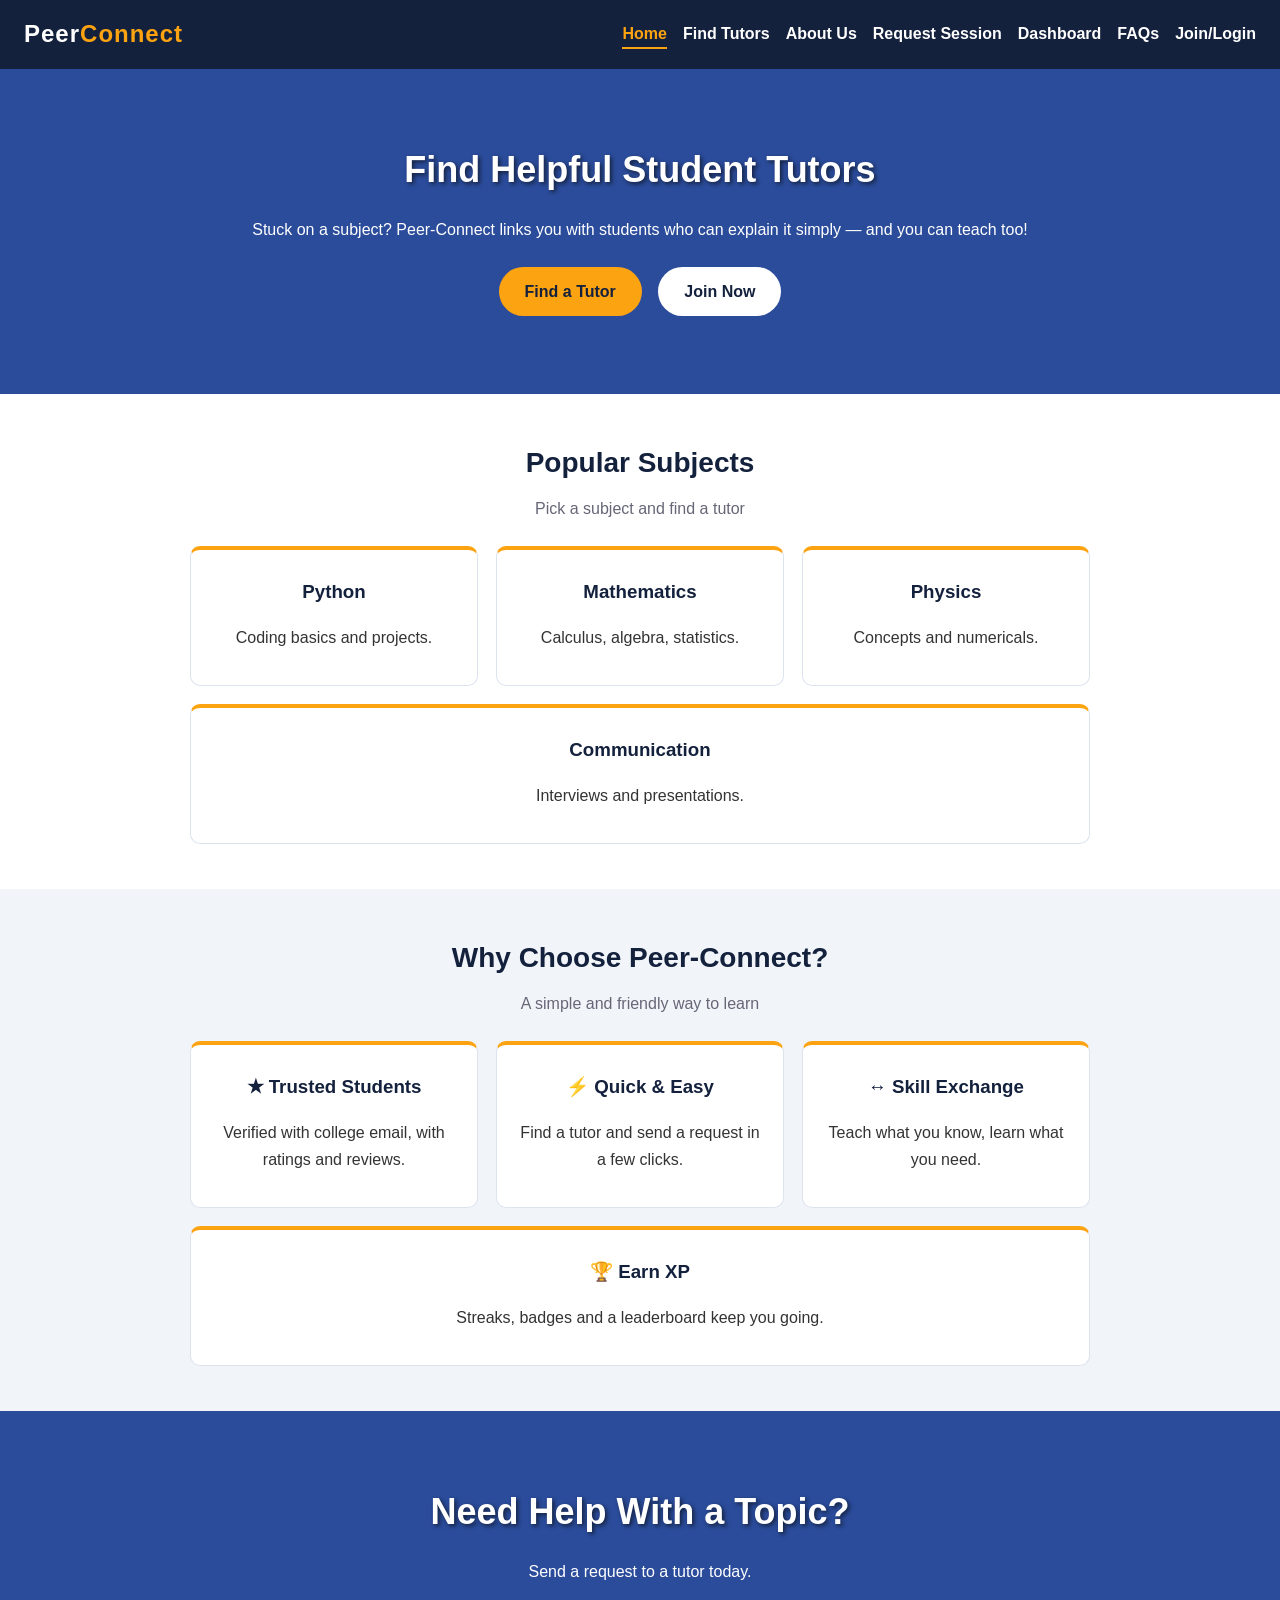
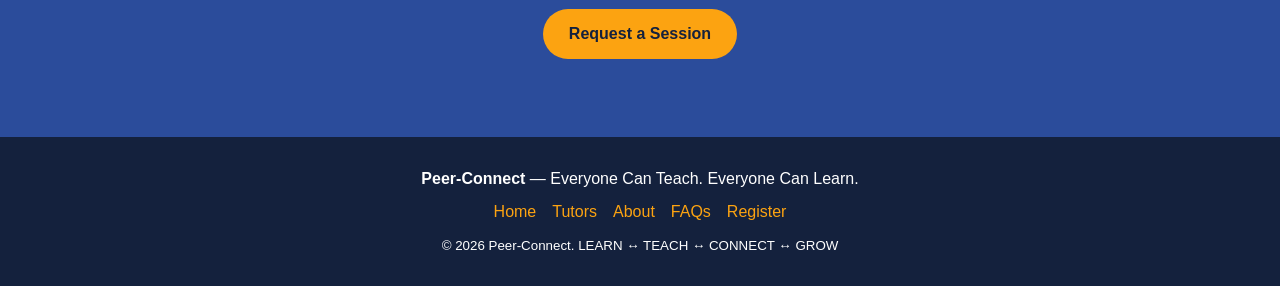
<file: index.html>
<!DOCTYPE html>
<html lang="en">
<head>
<meta charset="UTF-8">
<meta name="viewport" content="width=device-width, initial-scale=1">
<title>Home | Peer-Connect</title>
<link rel="stylesheet" href="style.css">
</head>
<body>
<!-- HEADER: same menu on every page so all pages link to each other -->
<header>
<a class="logo" href="index.html">Peer<span>Connect</span></a>
<nav>
<a class="active" href="index.html">Home</a>
<a href="tutors.html">Find Tutors</a>
<a href="about.html">About Us</a>
<a href="book.html">Request Session</a>
<a href="dashboard.html">Dashboard</a>
<a href="faqs.html">FAQs</a>
<a href="register.html">Join/Login</a>
</nav>
</header>
<section class="hero">
<h1>Find Helpful Student Tutors</h1>
<p>Stuck on a subject? Peer-Connect links you with students who can explain it simply &mdash; and you can teach too!</p>
<a class="btn" href="tutors.html">Find a Tutor</a>
<a class="btn btn-light" href="register.html">Join Now</a>
</section>
<section>
<div class="wrap">
<h2>Popular Subjects</h2>
<p class="sub">Pick a subject and find a tutor</p>
<div class="row">
<div class="card"><h3>Python</h3><p>Coding basics and projects.</p></div>
<div class="card"><h3>Mathematics</h3><p>Calculus, algebra, statistics.</p></div>
<div class="card"><h3>Physics</h3><p>Concepts and numericals.</p></div>
<div class="card"><h3>Communication</h3><p>Interviews and presentations.</p></div>
</div>
</div>
</section>
<section class="grey">
<div class="wrap">
<h2>Why Choose Peer-Connect?</h2>
<p class="sub">A simple and friendly way to learn</p>
<div class="row">
<div class="card"><h3>&#9733; Trusted Students</h3><p>Verified with college email, with ratings and reviews.</p></div>
<div class="card"><h3>&#9889; Quick &amp; Easy</h3><p>Find a tutor and send a request in a few clicks.</p></div>
<div class="card"><h3>&harr; Skill Exchange</h3><p>Teach what you know, learn what you need.</p></div>
<div class="card"><h3>&#127942; Earn XP</h3><p>Streaks, badges and a leaderboard keep you going.</p></div>
</div>
</div>
</section>
<section class="hero">
<h1>Need Help With a Topic?</h1>
<p>Send a request to a tutor today.</p>
<a class="btn" href="book.html">Request a Session</a>
</section>
<footer>
<p><b>Peer-Connect</b> &mdash; Everyone Can Teach. Everyone Can Learn.</p>
<p><a href="index.html">Home</a><a href="tutors.html">Tutors</a><a href="about.html">About</a><a href="faqs.html">FAQs</a><a href="register.html">Register</a></p>
<p><small>&copy; 2026 Peer-Connect. LEARN &harr; TEACH &harr; CONNECT &harr; GROW</small></p>
</footer>
</body></html>
</file>
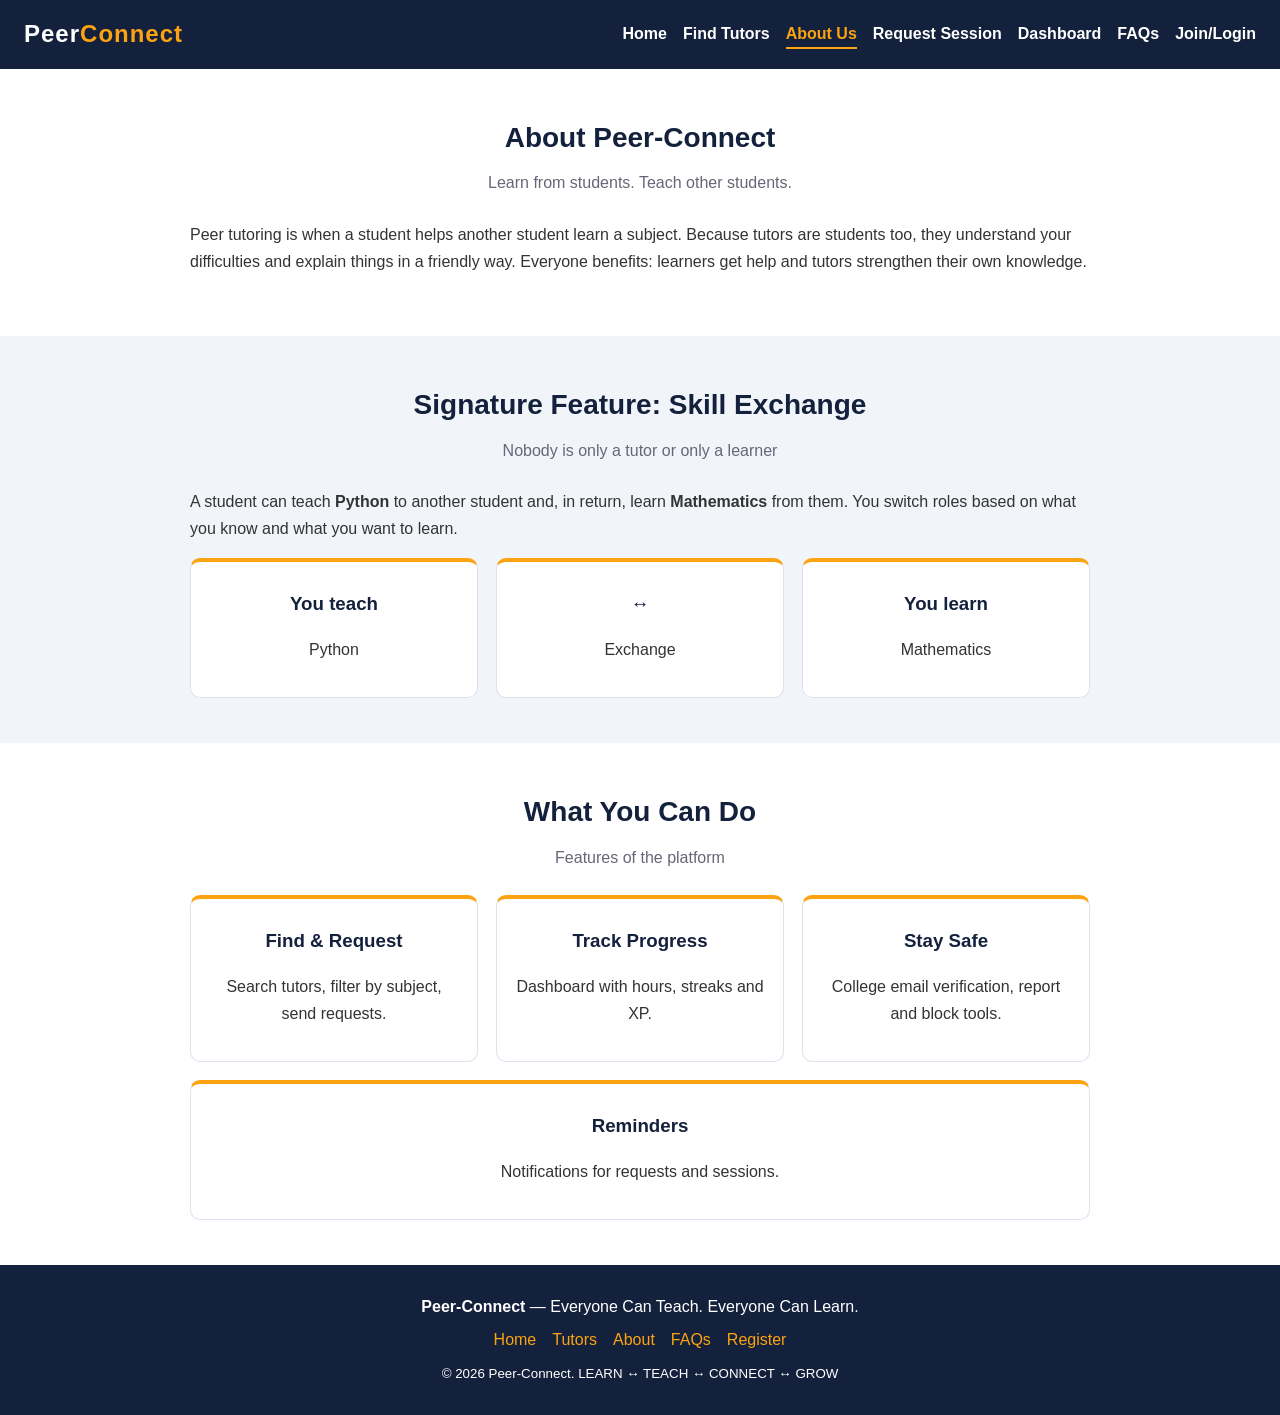
<file: about.html>
<!DOCTYPE html>
<html lang="en">
<head>
<meta charset="UTF-8">
<meta name="viewport" content="width=device-width, initial-scale=1">
<title>About Us | Peer-Connect</title>
<link rel="stylesheet" href="style.css">
</head>
<body>
<!-- HEADER: same menu on every page so all pages link to each other -->
<header>
<a class="logo" href="index.html">Peer<span>Connect</span></a>
<nav>
<a href="index.html">Home</a>
<a href="tutors.html">Find Tutors</a>
<a class="active" href="about.html">About Us</a>
<a href="book.html">Request Session</a>
<a href="dashboard.html">Dashboard</a>
<a href="faqs.html">FAQs</a>
<a href="register.html">Join/Login</a>
</nav>
</header>
<section>
<div class="wrap">
<h2>About Peer-Connect</h2>
<p class="sub">Learn from students. Teach other students.</p>
<p>Peer tutoring is when a student helps another student learn a subject. Because tutors are students too, they understand your difficulties and explain things in a friendly way. Everyone benefits: learners get help and tutors strengthen their own knowledge.</p>
</div>
</section>
<section class="grey">
<div class="wrap">
<h2>Signature Feature: Skill Exchange</h2>
<p class="sub">Nobody is only a tutor or only a learner</p>
<p>A student can teach <b>Python</b> to another student and, in return, learn <b>Mathematics</b> from them. You switch roles based on what you know and what you want to learn.</p>
<div class="row">
<div class="card"><h3>You teach</h3><p>Python</p></div>
<div class="card"><h3>&harr;</h3><p>Exchange</p></div>
<div class="card"><h3>You learn</h3><p>Mathematics</p></div>
</div>
</div>
</section>
<section>
<div class="wrap">
<h2>What You Can Do</h2>
<p class="sub">Features of the platform</p>
<div class="row">
<div class="card"><h3>Find &amp; Request</h3><p>Search tutors, filter by subject, send requests.</p></div>
<div class="card"><h3>Track Progress</h3><p>Dashboard with hours, streaks and XP.</p></div>
<div class="card"><h3>Stay Safe</h3><p>College email verification, report and block tools.</p></div>
<div class="card"><h3>Reminders</h3><p>Notifications for requests and sessions.</p></div>
</div>
</div>
</section>
<footer>
<p><b>Peer-Connect</b> &mdash; Everyone Can Teach. Everyone Can Learn.</p>
<p><a href="index.html">Home</a><a href="tutors.html">Tutors</a><a href="about.html">About</a><a href="faqs.html">FAQs</a><a href="register.html">Register</a></p>
<p><small>&copy; 2026 Peer-Connect. LEARN &harr; TEACH &harr; CONNECT &harr; GROW</small></p>
</footer>
</body></html>
</file>
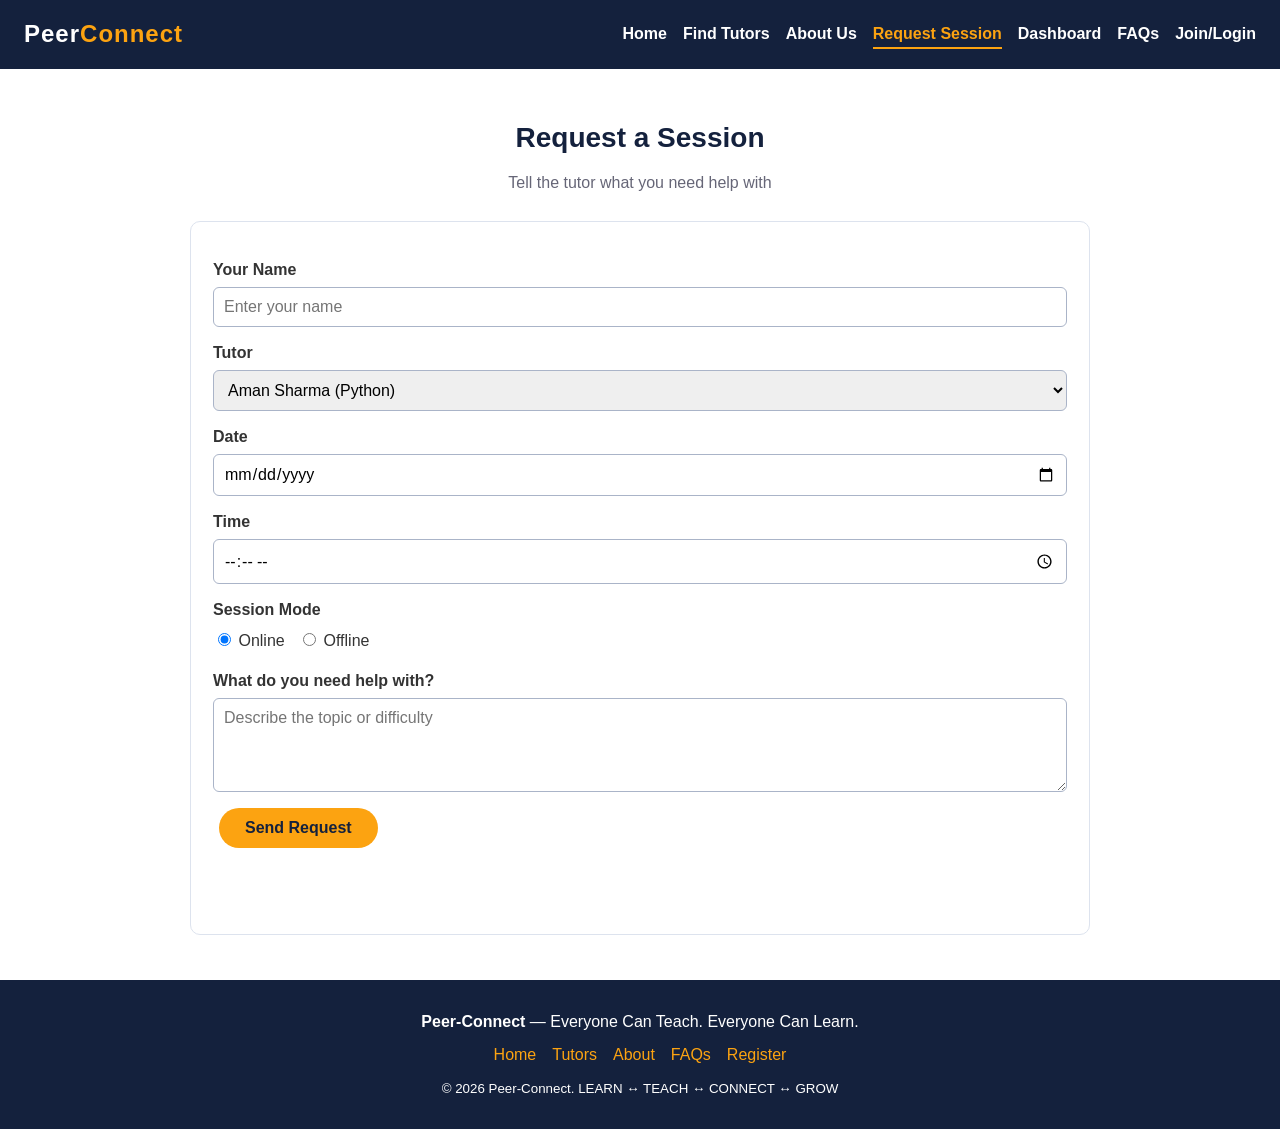
<file: book.html>
<!DOCTYPE html>
<html lang="en">
<head>
<meta charset="UTF-8">
<meta name="viewport" content="width=device-width, initial-scale=1">
<title>Request Session | Peer-Connect</title>
<link rel="stylesheet" href="style.css">
</head>
<body>
<!-- HEADER: same menu on every page so all pages link to each other -->
<header>
<a class="logo" href="index.html">Peer<span>Connect</span></a>
<nav>
<a href="index.html">Home</a>
<a href="tutors.html">Find Tutors</a>
<a href="about.html">About Us</a>
<a class="active" href="book.html">Request Session</a>
<a href="dashboard.html">Dashboard</a>
<a href="faqs.html">FAQs</a>
<a href="register.html">Join/Login</a>
</nav>
</header>
<section>
<div class="wrap">
<h2>Request a Session</h2>
<p class="sub">Tell the tutor what you need help with</p>
<form>
<label for="bName">Your Name</label>
<input type="text" id="bName" placeholder="Enter your name">
<label for="bTutor">Tutor</label>
<select id="bTutor"><option>Aman Sharma (Python)</option><option>Simran Kaur (Mathematics)</option><option>Neha Verma (Physics)</option><option>Rohit Singh (Python)</option><option>Karan Gill (Mathematics)</option><option>Pooja Mehra (Communication)</option></select>
<label for="bDate">Date</label>
<input type="date" id="bDate">
<label for="bTime">Time</label>
<input type="time" id="bTime">
<label>Session Mode</label>
<div><input type="radio" name="mode" id="online" checked> Online &nbsp; <input type="radio" name="mode" id="offline"> Offline</div>
<label for="bText">What do you need help with?</label>
<textarea id="bText" rows="4" placeholder="Describe the topic or difficulty"></textarea>
<button type="button" onclick="submitBooking()">Send Request</button>
<p class="msg" id="bookMsg"></p>
</form>
</div>
</section>
<footer>
<p><b>Peer-Connect</b> &mdash; Everyone Can Teach. Everyone Can Learn.</p>
<p><a href="index.html">Home</a><a href="tutors.html">Tutors</a><a href="about.html">About</a><a href="faqs.html">FAQs</a><a href="register.html">Register</a></p>
<p><small>&copy; 2026 Peer-Connect. LEARN &harr; TEACH &harr; CONNECT &harr; GROW</small></p>
</footer>
<script src="script.js"></script>
</body></html>
</file>
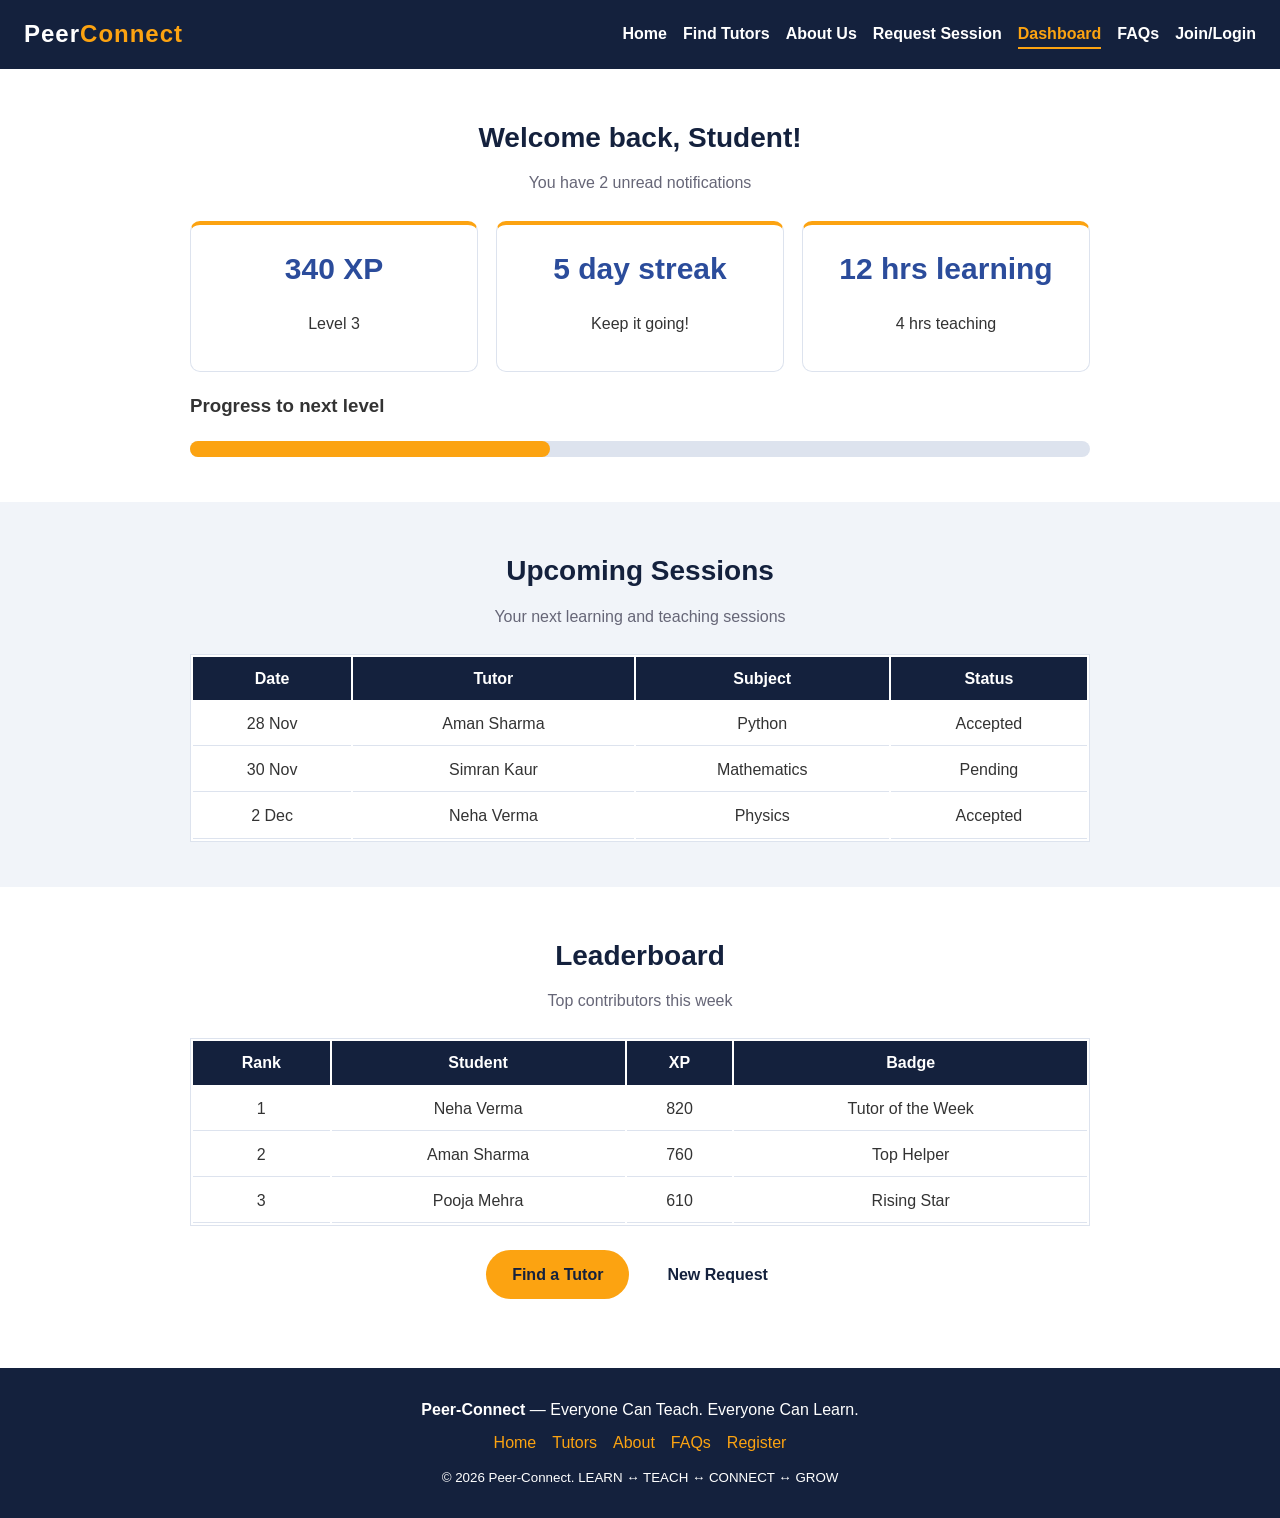
<file: dashboard.html>
<!DOCTYPE html>
<html lang="en">
<head>
<meta charset="UTF-8">
<meta name="viewport" content="width=device-width, initial-scale=1">
<title>Dashboard | Peer-Connect</title>
<link rel="stylesheet" href="style.css">
</head>
<body>
<!-- HEADER: same menu on every page so all pages link to each other -->
<header>
<a class="logo" href="index.html">Peer<span>Connect</span></a>
<nav>
<a href="index.html">Home</a>
<a href="tutors.html">Find Tutors</a>
<a href="about.html">About Us</a>
<a href="book.html">Request Session</a>
<a class="active" href="dashboard.html">Dashboard</a>
<a href="faqs.html">FAQs</a>
<a href="register.html">Join/Login</a>
</nav>
</header>
<section>
<div class="wrap">
<h2 id="welcome">Welcome back!</h2>
<p class="sub" id="unread"></p>
<div class="row">
<div class="card"><p class="big" id="xp">0 XP</p><p id="level"></p></div>
<div class="card"><p class="big" id="streak">0</p><p>Keep it going!</p></div>
<div class="card"><p class="big" id="learn">0</p><p id="teach"></p></div>
</div>
<h3>Progress to next level</h3>
<div class="bar"><div class="fill" id="xpFill"></div></div>
</div>
</section>
<section class="grey">
<div class="wrap">
<h2>Upcoming Sessions</h2>
<p class="sub">Your next learning and teaching sessions</p>
<table>
<tr><th>Date</th><th>Tutor</th><th>Subject</th><th>Status</th></tr>
<tr><td>28 Nov</td><td>Aman Sharma</td><td>Python</td><td>Accepted</td></tr>
<tr><td>30 Nov</td><td>Simran Kaur</td><td>Mathematics</td><td>Pending</td></tr>
<tr><td>2 Dec</td><td>Neha Verma</td><td>Physics</td><td>Accepted</td></tr>
</table>
</div>
</section>
<section>
<div class="wrap">
<h2>Leaderboard</h2>
<p class="sub">Top contributors this week</p>
<table>
<tr><th>Rank</th><th>Student</th><th>XP</th><th>Badge</th></tr>
<tr><td>1</td><td>Neha Verma</td><td>820</td><td>Tutor of the Week</td></tr>
<tr><td>2</td><td>Aman Sharma</td><td>760</td><td>Top Helper</td></tr>
<tr><td>3</td><td>Pooja Mehra</td><td>610</td><td>Rising Star</td></tr>
</table>
<p style="text-align:center"><a class="btn" href="tutors.html">Find a Tutor</a><a class="btn btn-light" href="book.html">New Request</a></p>
</div>
</section>
<script src="script.js"></script>
<script>showDashboard();</script>
<footer>
<p><b>Peer-Connect</b> &mdash; Everyone Can Teach. Everyone Can Learn.</p>
<p><a href="index.html">Home</a><a href="tutors.html">Tutors</a><a href="about.html">About</a><a href="faqs.html">FAQs</a><a href="register.html">Register</a></p>
<p><small>&copy; 2026 Peer-Connect. LEARN &harr; TEACH &harr; CONNECT &harr; GROW</small></p>
</footer>
</body></html>
</file>
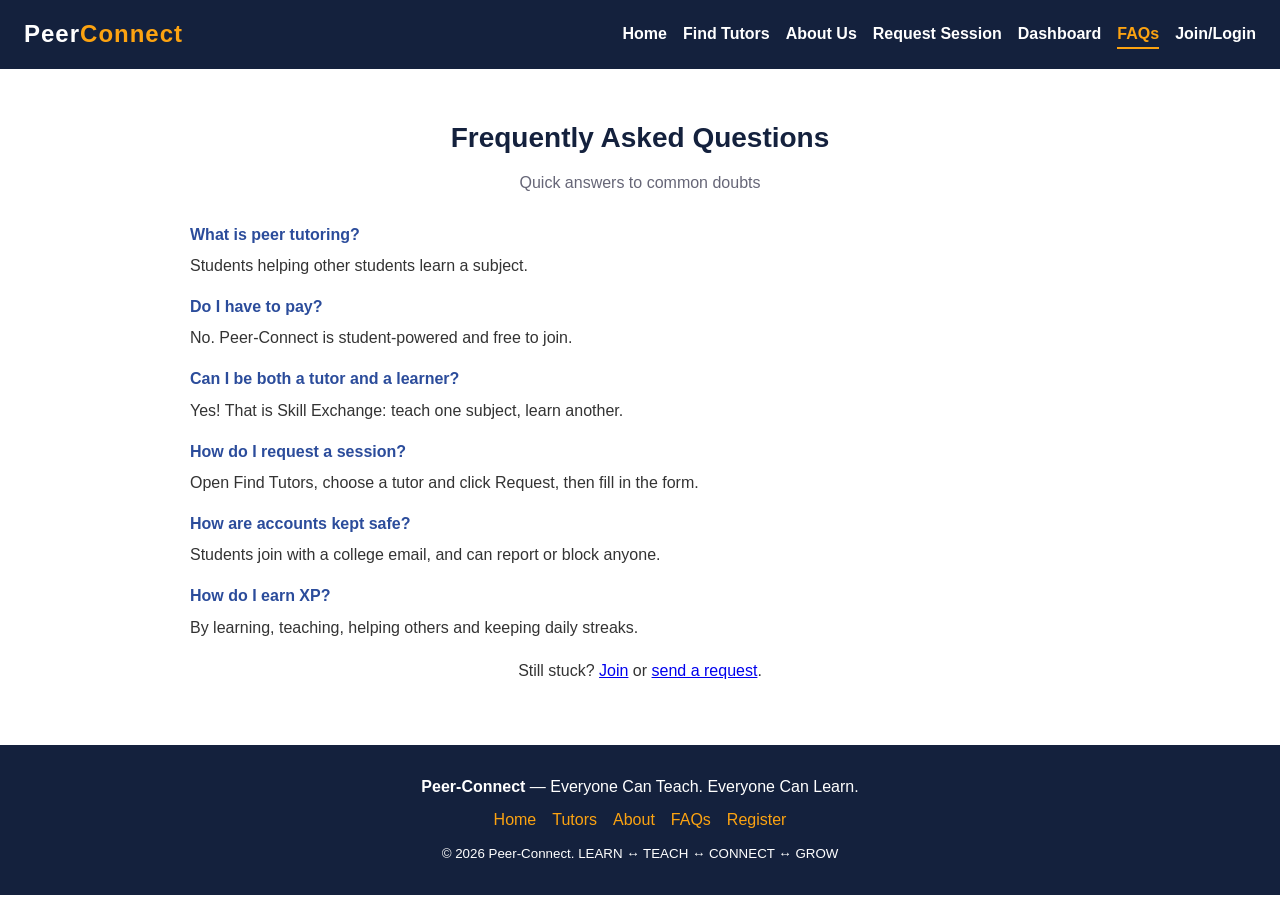
<file: faqs.html>
<!DOCTYPE html>
<html lang="en">
<head>
<meta charset="UTF-8">
<meta name="viewport" content="width=device-width, initial-scale=1">
<title>FAQs | Peer-Connect</title>
<link rel="stylesheet" href="style.css">
</head>
<body>
<!-- HEADER: same menu on every page so all pages link to each other -->
<header>
<a class="logo" href="index.html">Peer<span>Connect</span></a>
<nav>
<a href="index.html">Home</a>
<a href="tutors.html">Find Tutors</a>
<a href="about.html">About Us</a>
<a href="book.html">Request Session</a>
<a href="dashboard.html">Dashboard</a>
<a class="active" href="faqs.html">FAQs</a>
<a href="register.html">Join/Login</a>
</nav>
</header>
<section>
<div class="wrap">
<h2>Frequently Asked Questions</h2>
<p class="sub">Quick answers to common doubts</p>
<dl>
<dt>What is peer tutoring?</dt><dd>Students helping other students learn a subject.</dd>
<dt>Do I have to pay?</dt><dd>No. Peer-Connect is student-powered and free to join.</dd>
<dt>Can I be both a tutor and a learner?</dt><dd>Yes! That is Skill Exchange: teach one subject, learn another.</dd>
<dt>How do I request a session?</dt><dd>Open Find Tutors, choose a tutor and click Request, then fill in the form.</dd>
<dt>How are accounts kept safe?</dt><dd>Students join with a college email, and can report or block anyone.</dd>
<dt>How do I earn XP?</dt><dd>By learning, teaching, helping others and keeping daily streaks.</dd>
</dl>
<p style="text-align:center">Still stuck? <a href="register.html">Join</a> or <a href="book.html">send a request</a>.</p>
</div>
</section>
<footer>
<p><b>Peer-Connect</b> &mdash; Everyone Can Teach. Everyone Can Learn.</p>
<p><a href="index.html">Home</a><a href="tutors.html">Tutors</a><a href="about.html">About</a><a href="faqs.html">FAQs</a><a href="register.html">Register</a></p>
<p><small>&copy; 2026 Peer-Connect. LEARN &harr; TEACH &harr; CONNECT &harr; GROW</small></p>
</footer>
</body></html>
</file>
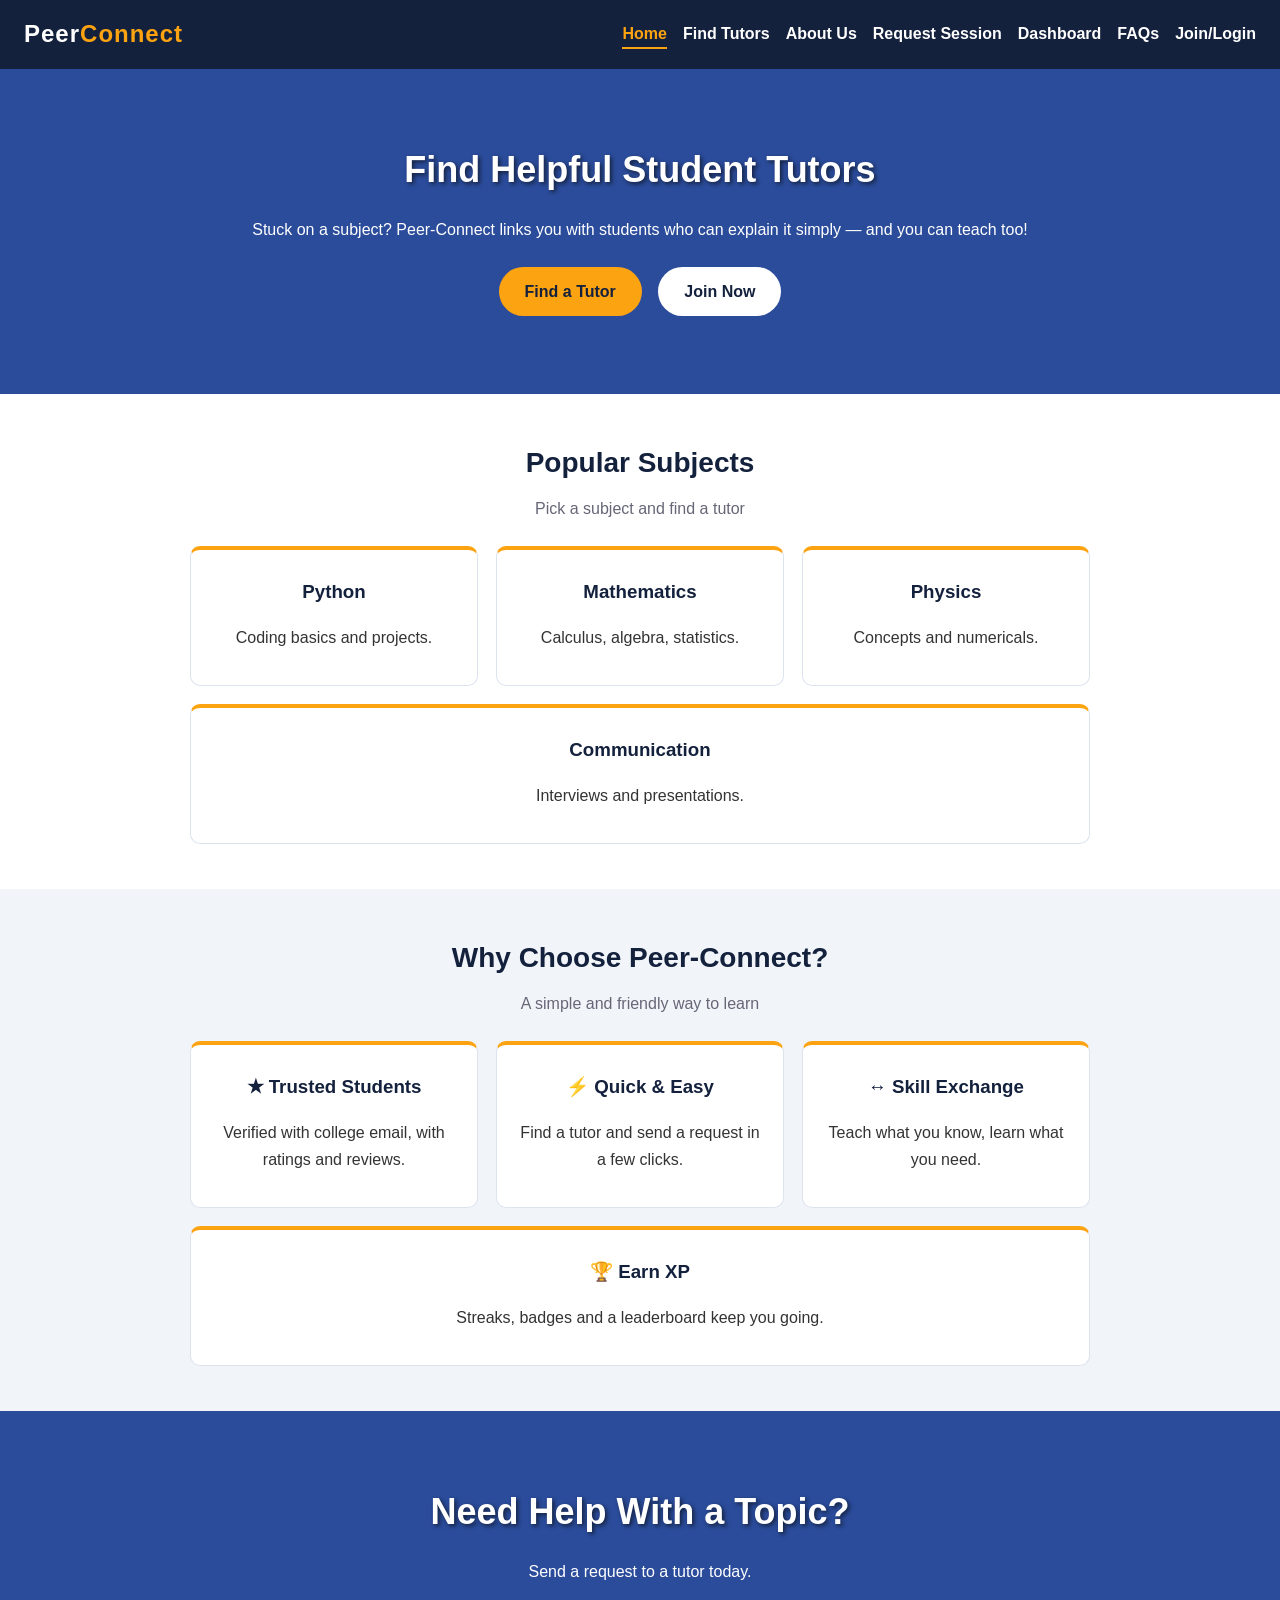
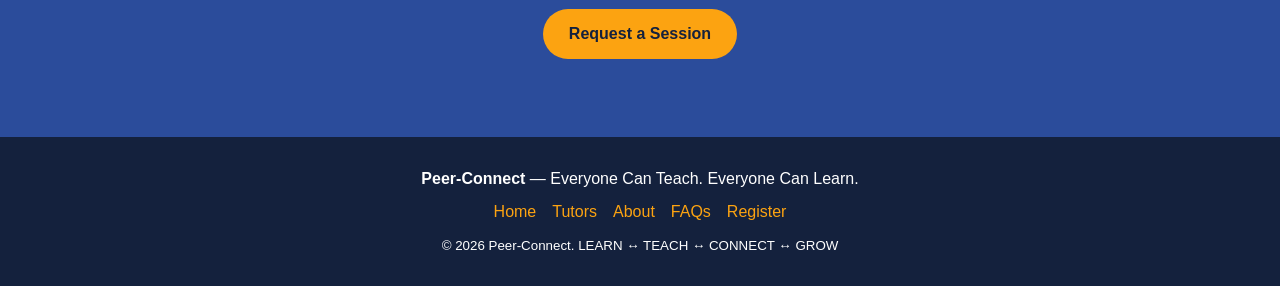
<file: index (1).html>
<!DOCTYPE html>
<html lang="en">
<head>
<meta charset="UTF-8">
<meta name="viewport" content="width=device-width, initial-scale=1">
<title>Home | Peer-Connect</title>
<link rel="stylesheet" href="style (1).css">
</head>
<body>
<!-- HEADER: same menu on every page so all pages link to each other -->
<header>
<a class="logo" href="index (1).html">Peer<span>Connect</span></a>
<nav>
<a class="active" href="index (1).html">Home</a>
<a href="tutors.html">Find Tutors</a>
<a href="about.html">About Us</a>
<a href="book.html">Request Session</a>
<a href="dashboard.html">Dashboard</a>
<a href="faqs.html">FAQs</a>
<a href="register.html">Join/Login</a>
</nav>
</header>
<section class="hero">
<h1>Find Helpful Student Tutors</h1>
<p>Stuck on a subject? Peer-Connect links you with students who can explain it simply &mdash; and you can teach too!</p>
<a class="btn" href="tutors.html">Find a Tutor</a>
<a class="btn btn-light" href="register.html">Join Now</a>
</section>
<section>
<div class="wrap">
<h2>Popular Subjects</h2>
<p class="sub">Pick a subject and find a tutor</p>
<div class="row">
<div class="card"><h3>Python</h3><p>Coding basics and projects.</p></div>
<div class="card"><h3>Mathematics</h3><p>Calculus, algebra, statistics.</p></div>
<div class="card"><h3>Physics</h3><p>Concepts and numericals.</p></div>
<div class="card"><h3>Communication</h3><p>Interviews and presentations.</p></div>
</div>
</div>
</section>
<section class="grey">
<div class="wrap">
<h2>Why Choose Peer-Connect?</h2>
<p class="sub">A simple and friendly way to learn</p>
<div class="row">
<div class="card"><h3>&#9733; Trusted Students</h3><p>Verified with college email, with ratings and reviews.</p></div>
<div class="card"><h3>&#9889; Quick &amp; Easy</h3><p>Find a tutor and send a request in a few clicks.</p></div>
<div class="card"><h3>&harr; Skill Exchange</h3><p>Teach what you know, learn what you need.</p></div>
<div class="card"><h3>&#127942; Earn XP</h3><p>Streaks, badges and a leaderboard keep you going.</p></div>
</div>
</div>
</section>
<section class="hero">
<h1>Need Help With a Topic?</h1>
<p>Send a request to a tutor today.</p>
<a class="btn" href="book.html">Request a Session</a>
</section>
<footer>
<p><b>Peer-Connect</b> &mdash; Everyone Can Teach. Everyone Can Learn.</p>
<p><a href="index (1).html">Home</a><a href="tutors.html">Tutors</a><a href="about.html">About</a><a href="faqs.html">FAQs</a><a href="register.html">Register</a></p>
<p><small>&copy; 2026 Peer-Connect. LEARN &harr; TEACH &harr; CONNECT &harr; GROW</small></p>
</footer>
</body></html>
</file>
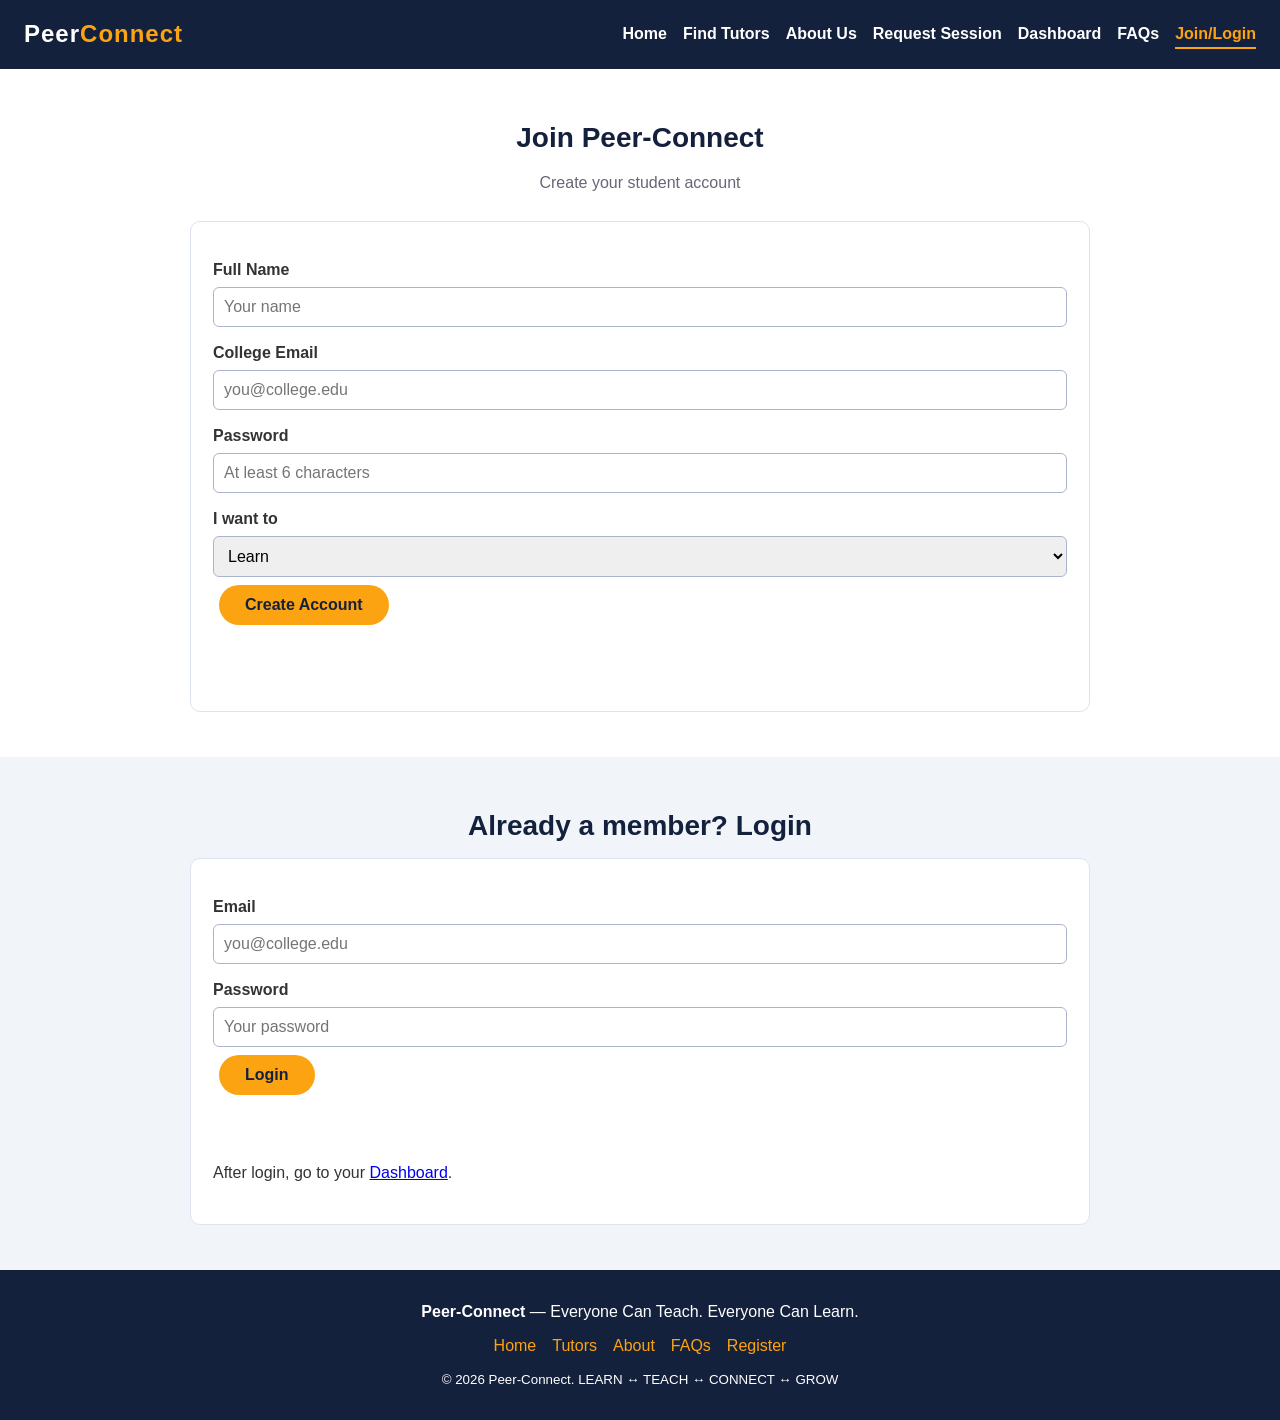
<file: register.html>
<!DOCTYPE html>
<html lang="en">
<head>
<meta charset="UTF-8">
<meta name="viewport" content="width=device-width, initial-scale=1">
<title>Join/Login | Peer-Connect</title>
<link rel="stylesheet" href="style.css">
</head>
<body>
<!-- HEADER: same menu on every page so all pages link to each other -->
<header>
<a class="logo" href="index.html">Peer<span>Connect</span></a>
<nav>
<a href="index.html">Home</a>
<a href="tutors.html">Find Tutors</a>
<a href="about.html">About Us</a>
<a href="book.html">Request Session</a>
<a href="dashboard.html">Dashboard</a>
<a href="faqs.html">FAQs</a>
<a class="active" href="register.html">Join/Login</a>
</nav>
</header>
<section>
<div class="wrap">
<h2>Join Peer-Connect</h2>
<p class="sub">Create your student account</p>
<form>
<label for="jName">Full Name</label>
<input type="text" id="jName" placeholder="Your name">
<label for="jEmail">College Email</label>
<input type="email" id="jEmail" placeholder="you@college.edu">
<label for="jPass">Password</label>
<input type="password" id="jPass" placeholder="At least 6 characters">
<label for="jRole">I want to</label>
<select id="jRole"><option>Learn</option><option>Teach</option><option>Both (Skill Exchange)</option></select>
<button type="button" onclick="doJoin()">Create Account</button>
<p class="msg" id="joinMsg"></p>
</form>
</div>
</section>
<section class="grey">
<div class="wrap">
<h2>Already a member? Login</h2>
<form>
<label for="lEmail">Email</label>
<input type="email" id="lEmail" placeholder="you@college.edu">
<label for="lPass">Password</label>
<input type="password" id="lPass" placeholder="Your password">
<button type="button" onclick="doLogin()">Login</button>
<p class="msg" id="loginMsg"></p>
<p>After login, go to your <a href="dashboard.html">Dashboard</a>.</p>
</form>
</div>
</section>
<script src="script.js"></script>
<footer>
<p><b>Peer-Connect</b> &mdash; Everyone Can Teach. Everyone Can Learn.</p>
<p><a href="index.html">Home</a><a href="tutors.html">Tutors</a><a href="about.html">About</a><a href="faqs.html">FAQs</a><a href="register.html">Register</a></p>
<p><small>&copy; 2026 Peer-Connect. LEARN &harr; TEACH &harr; CONNECT &harr; GROW</small></p>
</footer>
</body></html>
</file>
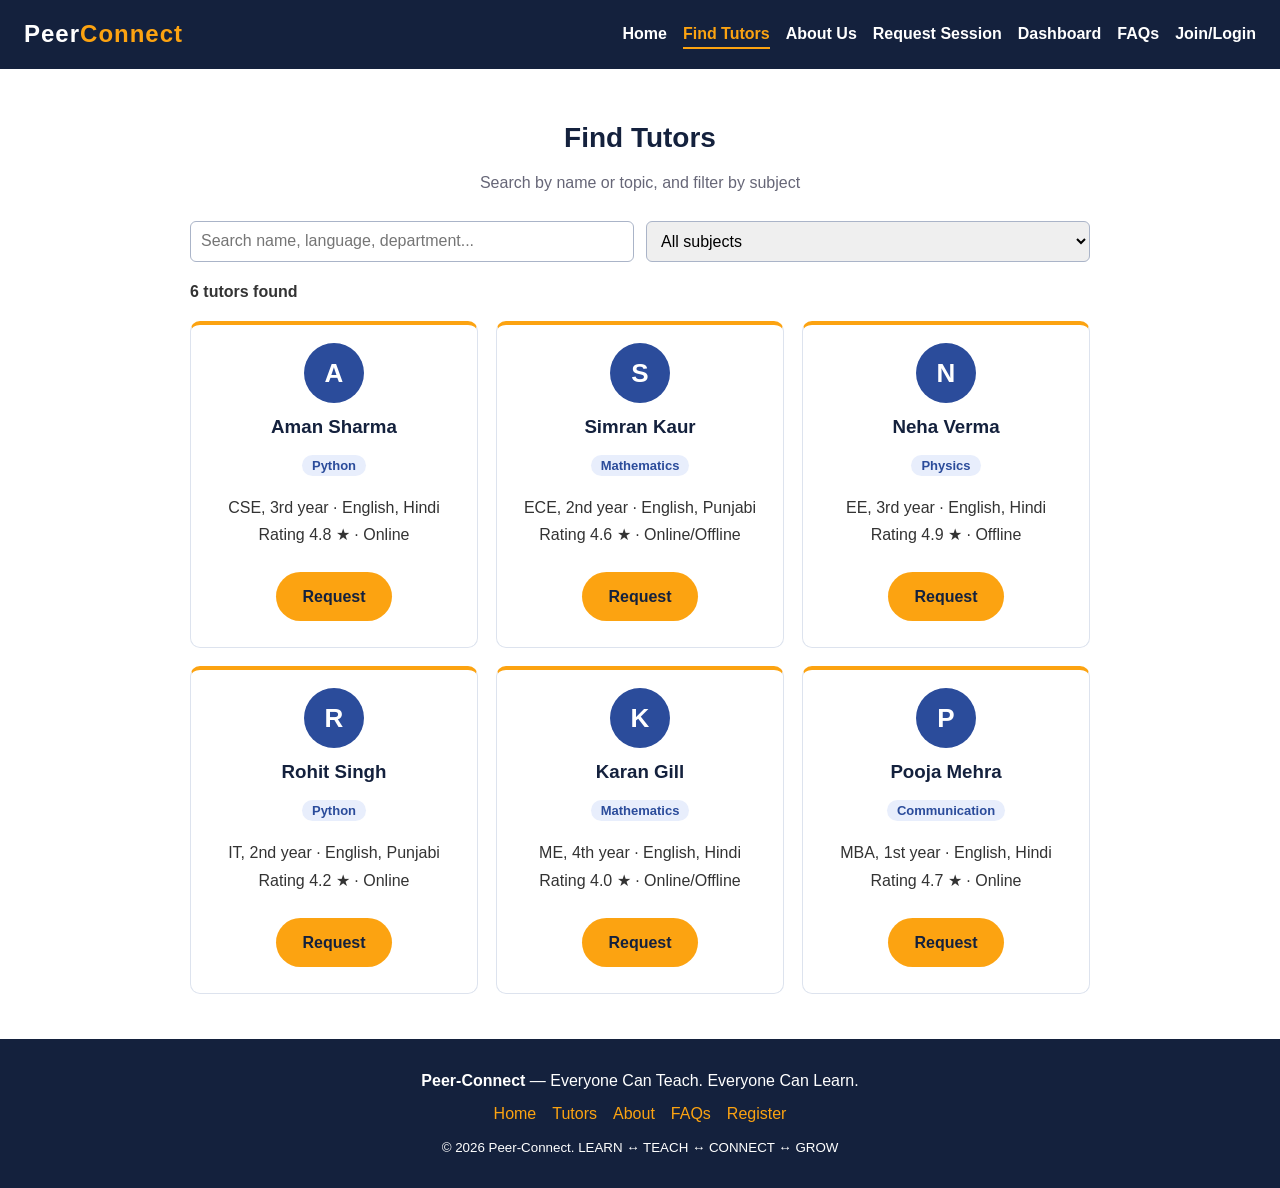
<file: tutors.html>
<!DOCTYPE html>
<html lang="en">
<head>
<meta charset="UTF-8">
<meta name="viewport" content="width=device-width, initial-scale=1">
<title>Find Tutors | Peer-Connect</title>
<link rel="stylesheet" href="style.css">
</head>
<body>
<!-- HEADER: same menu on every page so all pages link to each other -->
<header>
<a class="logo" href="index.html">Peer<span>Connect</span></a>
<nav>
<a href="index.html">Home</a>
<a class="active" href="tutors.html">Find Tutors</a>
<a href="about.html">About Us</a>
<a href="book.html">Request Session</a>
<a href="dashboard.html">Dashboard</a>
<a href="faqs.html">FAQs</a>
<a href="register.html">Join/Login</a>
</nav>
</header>
<section>
<div class="wrap">
<h2>Find Tutors</h2>
<p class="sub">Search by name or topic, and filter by subject</p>
<div class="filters">
<input type="text" id="search" placeholder="Search name, language, department..." onkeyup="filterTutors()">
<select id="subjectFilter" onchange="filterTutors()">
<option value="">All subjects</option>
<option>Python</option><option>Mathematics</option><option>Physics</option><option>Communication</option>
</select>
</div>
<p id="resultCount"><b>6 tutors found</b></p>
<div class="row">
<div class="card tutor-card"><div class="avatar">A</div><h3>Aman Sharma</h3><span class="tag">Python</span><p>CSE, 3rd year &middot; English, Hindi<br>Rating 4.8 &#9733; &middot; Online</p><a class="btn" href="book.html">Request</a></div>
<div class="card tutor-card"><div class="avatar">S</div><h3>Simran Kaur</h3><span class="tag">Mathematics</span><p>ECE, 2nd year &middot; English, Punjabi<br>Rating 4.6 &#9733; &middot; Online/Offline</p><a class="btn" href="book.html">Request</a></div>
<div class="card tutor-card"><div class="avatar">N</div><h3>Neha Verma</h3><span class="tag">Physics</span><p>EE, 3rd year &middot; English, Hindi<br>Rating 4.9 &#9733; &middot; Offline</p><a class="btn" href="book.html">Request</a></div>
<div class="card tutor-card"><div class="avatar">R</div><h3>Rohit Singh</h3><span class="tag">Python</span><p>IT, 2nd year &middot; English, Punjabi<br>Rating 4.2 &#9733; &middot; Online</p><a class="btn" href="book.html">Request</a></div>
<div class="card tutor-card"><div class="avatar">K</div><h3>Karan Gill</h3><span class="tag">Mathematics</span><p>ME, 4th year &middot; English, Hindi<br>Rating 4.0 &#9733; &middot; Online/Offline</p><a class="btn" href="book.html">Request</a></div>
<div class="card tutor-card"><div class="avatar">P</div><h3>Pooja Mehra</h3><span class="tag">Communication</span><p>MBA, 1st year &middot; English, Hindi<br>Rating 4.7 &#9733; &middot; Online</p><a class="btn" href="book.html">Request</a></div>
</div>
</div>
</section>
<footer>
<p><b>Peer-Connect</b> &mdash; Everyone Can Teach. Everyone Can Learn.</p>
<p><a href="index.html">Home</a><a href="tutors.html">Tutors</a><a href="about.html">About</a><a href="faqs.html">FAQs</a><a href="register.html">Register</a></p>
<p><small>&copy; 2026 Peer-Connect. LEARN &harr; TEACH &harr; CONNECT &harr; GROW</small></p>
</footer>
<script src="script.js"></script>
</body></html>
</file>
<file: style.css>
/* ===== GENERAL (applies to every page) ===== */
* { box-sizing: border-box; }
body { font-family: Arial, sans-serif; margin: 0; color: #333333; line-height: 1.7; background-color: white; }
h1, h2 { color: #14213d; }
h2 { text-align: center; margin: 0 0 8px 0; font-size: 28px; }
.sub { text-align: center; margin: 0 0 24px 0; color: #667; }

/* ===== HEADER + MENU (same on all pages) ===== */
header { display: flex; flex-direction: row; flex-wrap: wrap; justify-content: space-between; align-items: center; background-color: #14213d; padding: 14px 24px; }
.logo { color: white; font-size: 24px; font-weight: bold; text-decoration: none; letter-spacing: 1px; }
.logo span { color: #fca311; }
nav { display: flex; flex-direction: row; flex-wrap: wrap; gap: 16px; }
nav a { color: white; text-decoration: none; font-weight: bold; }
nav a:hover { color: #fca311; cursor: pointer; }
nav a.active { color: #fca311; border-bottom: 2px solid #fca311; }

/* ===== SECTIONS ===== */
section { padding: 45px 20px; }
.grey { background-color: #f1f4f9; }
.wrap { max-width: 900px; margin: 0 auto; }
.hero { background-color: #2b4c9b; color: white; text-align: center; padding: 70px 20px; }
.hero h1 { color: white; font-size: 36px; text-shadow: 2px 2px 4px #14213d; margin: 0 0 10px 0; }

/* ===== BUTTONS ===== */
.btn, button { display: inline-block; background-color: #fca311; color: #14213d; text-decoration: none; font-size: 16px; font-weight: bold; border: none; border-radius: 25px; padding: 11px 26px; margin: 8px 6px; }
.btn:hover, button:hover { background-color: #ffb938; cursor: pointer; }
.btn-light { background-color: white; }

/* ===== ROWS AND CARDS (wrap on small screens) ===== */
.row { display: flex; flex-direction: row; flex-wrap: wrap; gap: 18px; }
.card { flex: 1; min-width: 220px; background-color: white; border: 1px solid #dde3ee; border-top: 4px solid #fca311; border-radius: 10px; padding: 18px; text-align: center; }
.card:hover { border-top-color: #2b4c9b; background-color: #fafcff; }
.card h3 { margin: 8px 0; color: #14213d; }
.avatar { width: 60px; height: 60px; margin: 0 auto; background-color: #2b4c9b; color: white; border-radius: 50%; font-size: 26px; font-weight: bold; line-height: 60px; }
.tag { background-color: #e8eefc; color: #2b4c9b; font-size: 13px; font-weight: bold; padding: 3px 10px; border-radius: 12px; }
.big { font-size: 30px; font-weight: bold; color: #2b4c9b; margin: 0; }

/* ===== FORMS ===== */
form { background-color: white; border: 1px solid #dde3ee; border-radius: 10px; padding: 22px; }
label { display: block; font-weight: bold; margin: 12px 0 4px 0; }
input, select, textarea { width: 100%; padding: 10px; border: 1px solid #aab4c8; border-radius: 6px; font-size: 16px; font-family: Arial, sans-serif; }
input[type="radio"] { width: auto; }
.msg { font-weight: bold; min-height: 24px; }
.filters { display: flex; flex-direction: row; flex-wrap: wrap; gap: 12px; margin-bottom: 14px; }
.filters input, .filters select { flex: 1; min-width: 180px; }

/* ===== TABLES, LISTS, PROGRESS BAR ===== */
table { width: 100%; border: 1px solid #dde3ee; background-color: white; }
th { background-color: #14213d; color: white; padding: 8px; }
td { padding: 8px; border-bottom: 1px solid #dde3ee; text-align: center; }
dt { font-weight: bold; color: #2b4c9b; margin-top: 14px; }
dd { margin: 4px 0 0 0; }
.bar { background-color: #dde3ee; border-radius: 10px; }
.fill { background-color: #fca311; height: 16px; border-radius: 10px; width: 0%; }

/* ===== FOOTER ===== */
footer { background-color: #14213d; color: white; text-align: center; padding: 22px 15px; }
footer a { color: #fca311; margin: 0 8px; text-decoration: none; }
footer p { margin: 6px 0; }
</file>
<file: style (1).css>
/* ===== GENERAL (applies to every page) ===== */
* { box-sizing: border-box; }
body { font-family: Arial, sans-serif; margin: 0; color: #333333; line-height: 1.7; background-color: white; }
h1, h2 { color: #14213d; }
h2 { text-align: center; margin: 0 0 8px 0; font-size: 28px; }
.sub { text-align: center; margin: 0 0 24px 0; color: #667; }

/* ===== HEADER + MENU (same on all pages) ===== */
header { display: flex; flex-direction: row; flex-wrap: wrap; justify-content: space-between; align-items: center; background-color: #14213d; padding: 14px 24px; }
.logo { color: white; font-size: 24px; font-weight: bold; text-decoration: none; letter-spacing: 1px; }
.logo span { color: #fca311; }
nav { display: flex; flex-direction: row; flex-wrap: wrap; gap: 16px; }
nav a { color: white; text-decoration: none; font-weight: bold; }
nav a:hover { color: #fca311; cursor: pointer; }
nav a.active { color: #fca311; border-bottom: 2px solid #fca311; }

/* ===== SECTIONS ===== */
section { padding: 45px 20px; }
.grey { background-color: #f1f4f9; }
.wrap { max-width: 900px; margin: 0 auto; }
.hero { background-color: #2b4c9b; color: white; text-align: center; padding: 70px 20px; }
.hero h1 { color: white; font-size: 36px; text-shadow: 2px 2px 4px #14213d; margin: 0 0 10px 0; }

/* ===== BUTTONS ===== */
.btn, button { display: inline-block; background-color: #fca311; color: #14213d; text-decoration: none; font-size: 16px; font-weight: bold; border: none; border-radius: 25px; padding: 11px 26px; margin: 8px 6px; }
.btn:hover, button:hover { background-color: #ffb938; cursor: pointer; }
.btn-light { background-color: white; }

/* ===== ROWS AND CARDS (wrap on small screens) ===== */
.row { display: flex; flex-direction: row; flex-wrap: wrap; gap: 18px; }
.card { flex: 1; min-width: 220px; background-color: white; border: 1px solid #dde3ee; border-top: 4px solid #fca311; border-radius: 10px; padding: 18px; text-align: center; }
.card:hover { border-top-color: #2b4c9b; background-color: #fafcff; }
.card h3 { margin: 8px 0; color: #14213d; }
.avatar { width: 60px; height: 60px; margin: 0 auto; background-color: #2b4c9b; color: white; border-radius: 50%; font-size: 26px; font-weight: bold; line-height: 60px; }
.tag { background-color: #e8eefc; color: #2b4c9b; font-size: 13px; font-weight: bold; padding: 3px 10px; border-radius: 12px; }
.big { font-size: 30px; font-weight: bold; color: #2b4c9b; margin: 0; }

/* ===== FORMS ===== */
form { background-color: white; border: 1px solid #dde3ee; border-radius: 10px; padding: 22px; }
label { display: block; font-weight: bold; margin: 12px 0 4px 0; }
input, select, textarea { width: 100%; padding: 10px; border: 1px solid #aab4c8; border-radius: 6px; font-size: 16px; font-family: Arial, sans-serif; }
input[type="radio"] { width: auto; }
.msg { font-weight: bold; min-height: 24px; }
.filters { display: flex; flex-direction: row; flex-wrap: wrap; gap: 12px; margin-bottom: 14px; }
.filters input, .filters select { flex: 1; min-width: 180px; }

/* ===== TABLES, LISTS, PROGRESS BAR ===== */
table { width: 100%; border: 1px solid #dde3ee; background-color: white; }
th { background-color: #14213d; color: white; padding: 8px; }
td { padding: 8px; border-bottom: 1px solid #dde3ee; text-align: center; }
dt { font-weight: bold; color: #2b4c9b; margin-top: 14px; }
dd { margin: 4px 0 0 0; }
.bar { background-color: #dde3ee; border-radius: 10px; }
.fill { background-color: #fca311; height: 16px; border-radius: 10px; width: 0%; }

/* ===== FOOTER ===== */
footer { background-color: #14213d; color: white; text-align: center; padding: 22px 15px; }
footer a { color: #fca311; margin: 0 8px; text-decoration: none; }
footer p { margin: 6px 0; }
</file>
